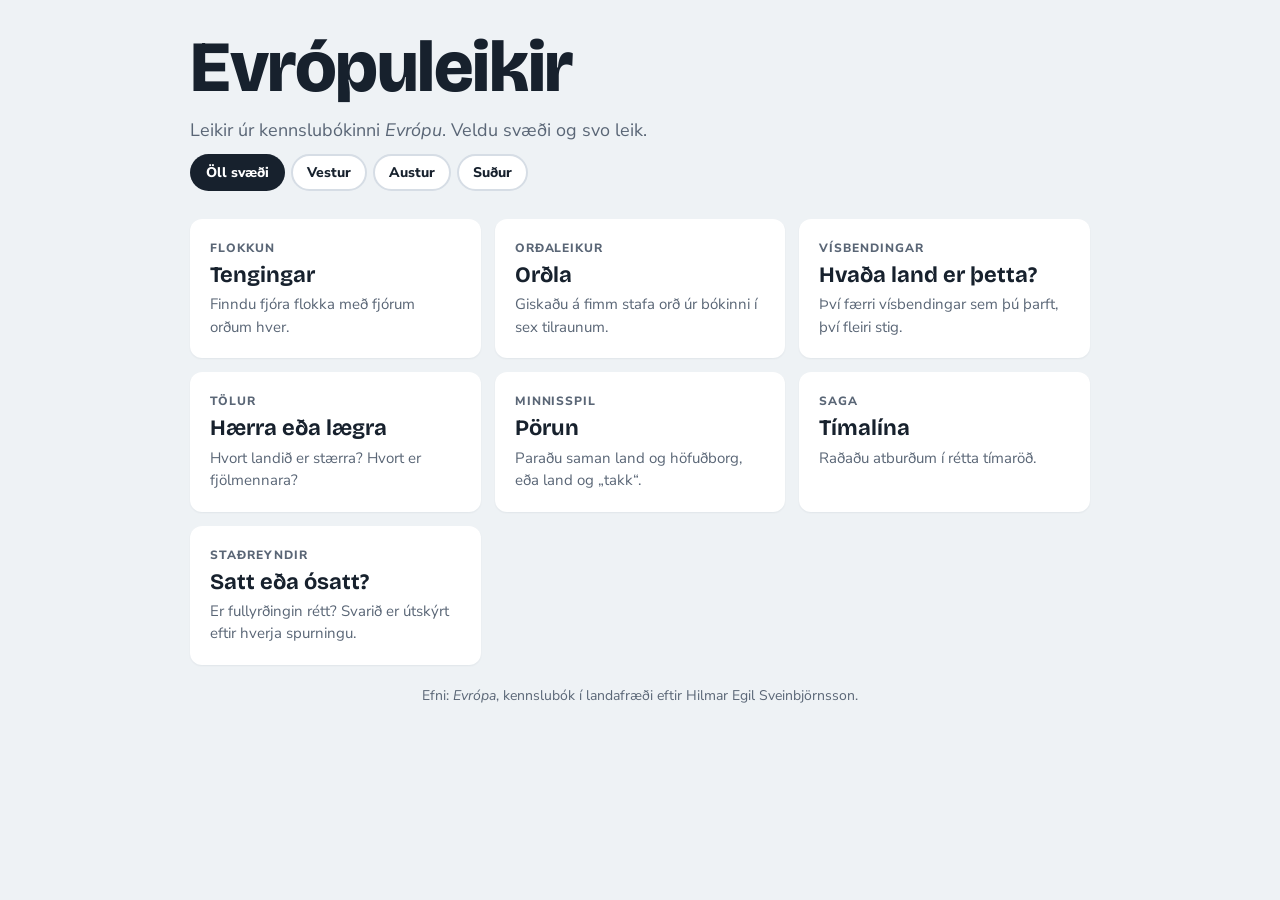
<file: index.html>
<!doctype html>
<html lang="is">
<head>
<meta charset="utf-8">
<meta name="viewport" content="width=device-width, initial-scale=1">
<title>Evrópuleikir</title>
<link rel="stylesheet" href="still.css">
</head>
<body>
<div class="wrap">
  <header class="forsida-haus">
    <h1>Evrópuleikir</h1>
    <p>Leikir úr kennslubókinni <i>Evrópu</i>. Veldu svæði og svo leik.</p>
    <nav class="svaedaval" id="svaedaval" aria-label="Svæði"></nav>
  </header>

  <main class="leikir">
    <a class="leikur" href="tengingar.html">
      <span class="tegund">Flokkun</span>
      <h2>Tengingar</h2>
      <p>Finndu fjóra flokka með fjórum orðum hver.</p>
    </a>
    <a class="leikur" href="ordla.html">
      <span class="tegund">Orðaleikur</span>
      <h2>Orðla</h2>
      <p>Giskaðu á fimm stafa orð úr bókinni í sex tilraunum.</p>
    </a>
    <a class="leikur" href="hvada-land.html">
      <span class="tegund">Vísbendingar</span>
      <h2>Hvaða land er þetta?</h2>
      <p>Því færri vísbendingar sem þú þarft, því fleiri stig.</p>
    </a>
    <a class="leikur" href="haerra-laegra.html">
      <span class="tegund">Tölur</span>
      <h2>Hærra eða lægra</h2>
      <p>Hvort landið er stærra? Hvort er fjölmennara?</p>
    </a>
    <a class="leikur" href="porun.html">
      <span class="tegund">Minnisspil</span>
      <h2>Pörun</h2>
      <p>Paraðu saman land og höfuðborg, eða land og „takk“.</p>
    </a>
    <a class="leikur" href="timalina.html">
      <span class="tegund">Saga</span>
      <h2>Tímalína</h2>
      <p>Raðaðu atburðum í rétta tímaröð.</p>
    </a>
    <a class="leikur" href="satt-osatt.html">
      <span class="tegund">Staðreyndir</span>
      <h2>Satt eða ósatt?</h2>
      <p>Er fullyrðingin rétt? Svarið er útskýrt eftir hverja spurningu.</p>
    </a>
  </main>

  <p class="fotur">Efni: <i>Evrópa</i>, kennslubók í landafræði eftir Hilmar Egil Sveinbjörnsson.</p>
</div>
<script src="gogn.js"></script>
<script src="sameiginlegt.js"></script>
<script>setjaSvaedaval();</script>
</body>
</html>
</file>
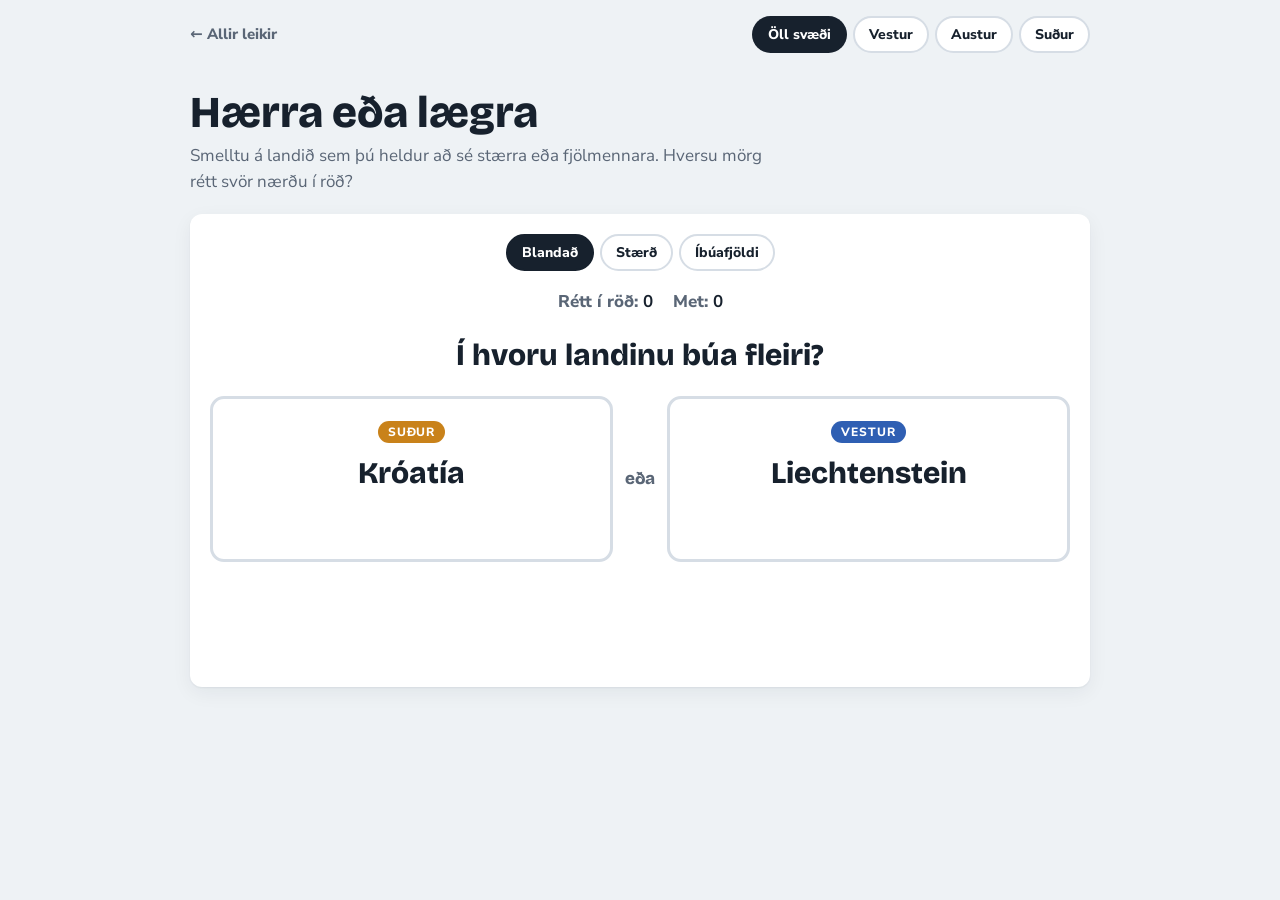
<file: haerra-laegra.html>
<!doctype html>
<html lang="is">
<head>
<meta charset="utf-8">
<meta name="viewport" content="width=device-width, initial-scale=1">
<title>Hærra eða lægra · Evrópuleikir</title>
<link rel="stylesheet" href="still.css">
<style>
.spurning{text-align:center;font-family:var(--display);font-size:clamp(22px,4.5vw,30px);font-weight:800}
.einvigi{display:grid;grid-template-columns:1fr auto 1fr;gap:12px;align-items:stretch}
.vs{align-self:center;font-family:var(--display);font-weight:800;color:var(--muted)}
.landspjald{border:3px solid var(--line);background:var(--card);border-radius:14px;padding:22px 14px;cursor:pointer;display:flex;flex-direction:column;align-items:center;gap:8px;text-align:center;transition:border-color .15s,transform .1s}
.landspjald:hover:not(:disabled){border-color:var(--ink)}
.landspjald:active:not(:disabled){transform:scale(.98)}
.landspjald:disabled{cursor:default}
.landspjald .nafn{font-family:var(--display);font-weight:800;font-size:clamp(22px,5vw,30px)}
.landspjald .gildi{font-weight:800;font-size:clamp(18px,4vw,24px);font-variant-numeric:tabular-nums;min-height:1.4em}
.landspjald .gildi small{display:block;font-size:13px;color:var(--muted);font-weight:700}
.landspjald.rett{border-color:var(--rett);background:var(--rett-bg)}
.landspjald.rangt{border-color:var(--rangt);background:var(--rangt-bg)}
.hlutfall{text-align:center;color:var(--muted);font-weight:700;min-height:1.5em}
.flokkaval{display:flex;justify-content:center;gap:6px;flex-wrap:wrap}
.flokkaval button{border:2px solid var(--line);background:var(--card);border-radius:999px;padding:6px 14px;font-weight:800;font-size:14px;cursor:pointer}
.flokkaval button[aria-pressed="true"]{background:var(--ink);color:#fff;border-color:var(--ink)}
@media (max-width:480px){.einvigi{grid-template-columns:1fr}.vs{justify-self:center}}
</style>
</head>
<body>
<div class="wrap">
  <header class="haus"><a class="heim" href="index.html">← Allir leikir</a><nav class="svaedaval" id="svaedaval" aria-label="Svæði"></nav></header>
  <div class="leikhaus">
    <h1>Hærra eða lægra</h1>
    <p>Smelltu á landið sem þú heldur að sé stærra eða fjölmennara. Hversu mörg rétt svör nærðu í röð?</p>
  </div>
  <section class="spjald" style="display:flex;flex-direction:column;gap:18px">
    <div class="flokkaval" id="flokkaval">
      <button type="button" data-f="blandad" aria-pressed="true">Blandað</button>
      <button type="button" data-f="staerd" aria-pressed="false">Stærð</button>
      <button type="button" data-f="ibuar" aria-pressed="false">Íbúafjöldi</button>
    </div>
    <div class="stada" id="stada"></div>
    <p class="spurning" id="spurning"></p>
    <div class="einvigi" id="einvigi"></div>
    <p class="hlutfall" id="hlutfall"></p>
    <p class="skilabod" id="skilabod" aria-live="polite"></p>
    <div class="takkar"><button class="takki fela" id="naesta" type="button">Næsta</button></div>
  </section>
</div>
<script src="gogn.js"></script>
<script src="sameiginlegt.js"></script>
<script>
const $ = id => document.getElementById(id);
let flokkur = "blandad", rod = 0, par, spurt, buid;

function gildiTexti(l, f) {
  return f === "staerd" ? talaIs(l.staerd) + " km²" : ibuarTexti(l.ibuar);
}

function nyttPar() {
  const listi = landaListi();
  spurt = flokkur === "blandad" ? (Math.random() < .5 ? "staerd" : "ibuar") : flokkur;
  let a, b, tilraunir = 0;
  do {
    [a, b] = stokka(listi).slice(0, 2);
    tilraunir++;
  } while (a[spurt] === b[spurt] && tilraunir < 50);
  par = [a, b]; buid = false;
  $("spurning").textContent = spurt === "staerd" ? "Hvort landið er stærra að flatarmáli?" : "Í hvoru landinu búa fleiri?";
  $("einvigi").innerHTML = par.map((l, i) => `
    <button type="button" class="landspjald" data-i="${i}">
      <span class="merki ${l.svaedi}">${SVAEDI[l.svaedi].stutt}</span>
      <span class="nafn">${l.nafn}</span>
      <span class="gildi"></span>
    </button>`).join(`<span class="vs">eða</span>`);
  $("hlutfall").textContent = ""; $("skilabod").textContent = ""; $("skilabod").className = "skilabod";
  $("naesta").classList.add("fela");
  synaStodu();
}

function synaStodu() {
  const met = GEYMSLA.lesa("haerra-met", 0);
  $("stada").innerHTML = `<span>Rétt í röð: <b>${rod}</b></span><span>Met: <b>${met}</b></span>`;
}

$("einvigi").addEventListener("click", e => {
  const k = e.target.closest(".landspjald"); if (!k || buid) return;
  buid = true;
  const i = +k.dataset.i, valid = par[i], hitt = par[1 - i];
  const rett = valid[spurt] > hitt[spurt];
  document.querySelectorAll(".landspjald").forEach((s, j) => {
    s.disabled = true;
    s.querySelector(".gildi").innerHTML = gildiTexti(par[j], spurt) + `<small>${spurt === "staerd" ? "flatarmál" : "íbúar"}</small>`;
    const sigurvegari = par[j][spurt] > par[1 - j][spurt];
    if (sigurvegari) s.classList.add("rett");
    else if (j === i) s.classList.add("rangt");
  });
  const [st, mi] = par[0][spurt] > par[1][spurt] ? par : [par[1], par[0]];
  const hlut = st[spurt] / mi[spurt];
  const ord = spurt === "staerd" ? "stærra" : "fjölmennara";
  $("hlutfall").textContent = hlut < 1.1
    ? `${st.nafn} er aðeins örlítið ${ord} en ${mi.nafn}.`
    : `${st.nafn} er um ${hlut >= 10 ? talaIs(Math.round(hlut)) : talaIs(Math.round(hlut * 10) / 10)} sinnum ${ord} en ${mi.nafn}.`;
  const m = $("skilabod");
  if (rett) {
    rod++;
    if (rod > GEYMSLA.lesa("haerra-met", 0)) GEYMSLA.skrifa("haerra-met", rod);
    m.textContent = "Rétt!"; m.className = "skilabod rett";
    $("naesta").textContent = "Næsta";
  } else {
    m.textContent = `Ekki rétt. Þú náðir ${rod} réttum í röð.`; m.className = "skilabod rangt";
    rod = 0;
    $("naesta").textContent = "Byrja aftur";
  }
  $("naesta").classList.remove("fela");
  synaStodu();
});

$("naesta").onclick = nyttPar;
$("flokkaval").addEventListener("click", e => {
  const b = e.target.closest("button"); if (!b) return;
  flokkur = b.dataset.f;
  document.querySelectorAll("#flokkaval button").forEach(x => x.setAttribute("aria-pressed", x === b));
  rod = 0; nyttPar();
});

setjaSvaedaval(() => { rod = 0; nyttPar(); });
nyttPar();
</script>
</body>
</html>
</file>
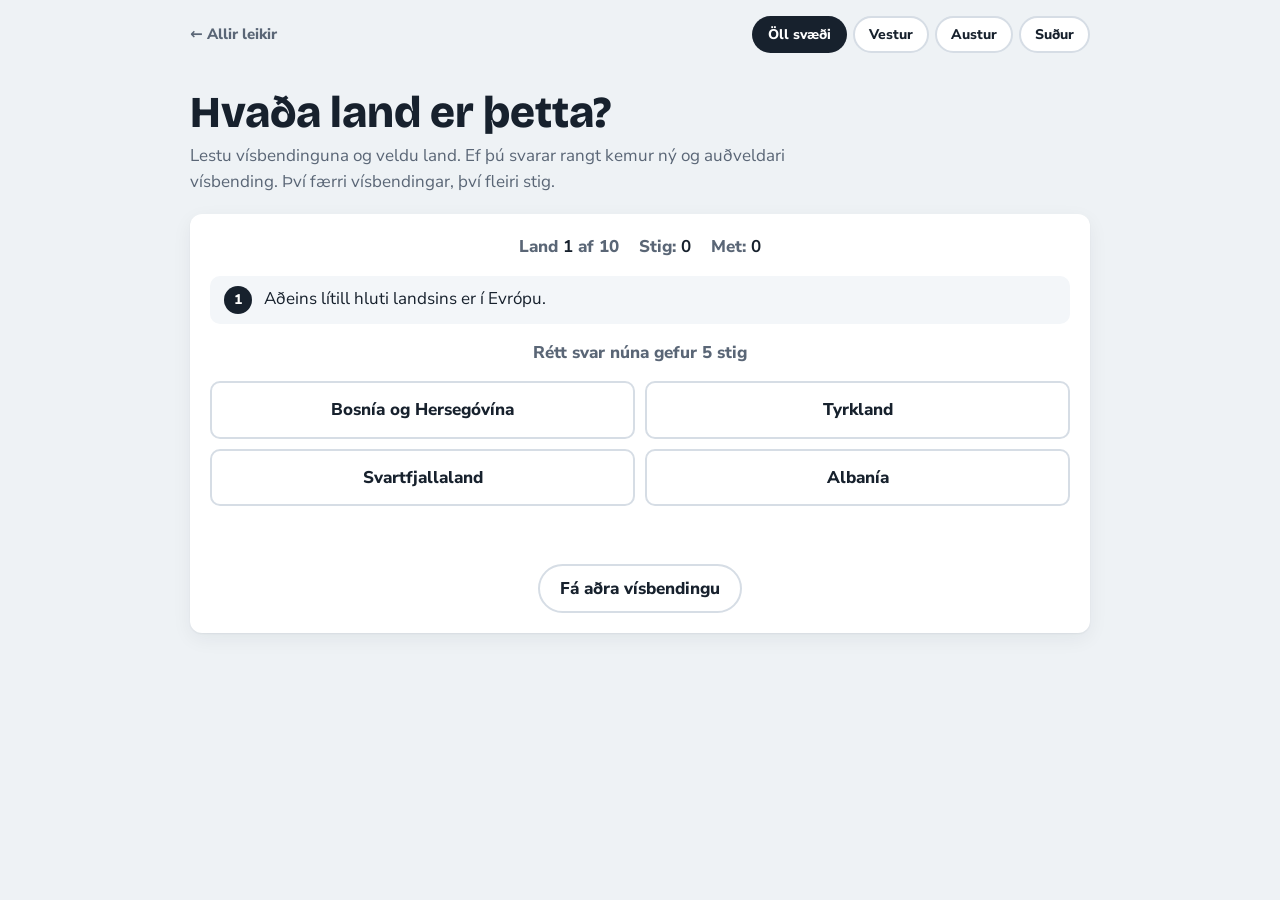
<file: hvada-land.html>
<!doctype html>
<html lang="is">
<head>
<meta charset="utf-8">
<meta name="viewport" content="width=device-width, initial-scale=1">
<title>Hvaða land er þetta? · Evrópuleikir</title>
<link rel="stylesheet" href="still.css">
<style>
.visbendingar{list-style:none;margin:0;padding:0;display:flex;flex-direction:column;gap:8px}
.visbendingar li{display:flex;gap:12px;align-items:flex-start;background:#f3f6f9;border-radius:10px;padding:10px 14px}
.visbendingar li .nr{flex:none;width:28px;height:28px;border-radius:50%;background:var(--ink);color:#fff;font-weight:800;display:flex;align-items:center;justify-content:center;font-size:14px}
.visbendingar li.ny{animation:inn .35s ease-out}
@keyframes inn{from{opacity:.2;transform:translateY(-6px)}to{opacity:1;transform:none}}
.valkostir{display:grid;grid-template-columns:repeat(2,1fr);gap:10px}
.valkostur{border:2px solid var(--line);background:var(--card);border-radius:10px;padding:14px;font-weight:800;font-size:17px;cursor:pointer}
.valkostur:hover:not(:disabled){border-color:var(--ink)}
.valkostur.rett{background:var(--rett-bg);border-color:var(--rett);color:var(--rett)}
.valkostur.rangt{background:var(--rangt-bg);border-color:var(--rangt);color:var(--rangt);text-decoration:line-through}
.valkostur:disabled{cursor:default}
.stig-nu{text-align:center;font-weight:800;color:var(--muted)}
@media (max-width:420px){.valkostir{grid-template-columns:1fr}}
</style>
</head>
<body>
<div class="wrap">
  <header class="haus"><a class="heim" href="index.html">← Allir leikir</a><nav class="svaedaval" id="svaedaval" aria-label="Svæði"></nav></header>
  <div class="leikhaus">
    <h1>Hvaða land er þetta?</h1>
    <p>Lestu vísbendinguna og veldu land. Ef þú svarar rangt kemur ný og auðveldari vísbending. Því færri vísbendingar, því fleiri stig.</p>
  </div>
  <section class="spjald" style="display:flex;flex-direction:column;gap:16px">
    <div class="stada" id="stada"></div>
    <ol class="visbendingar" id="visbendingar"></ol>
    <p class="stig-nu" id="stignu"></p>
    <div class="valkostir" id="valkostir"></div>
    <p class="skilabod" id="skilabod" aria-live="polite"></p>
    <div class="takkar">
      <button class="takki ljos" id="meira" type="button">Fá aðra vísbendingu</button>
      <button class="takki fela" id="naesta" type="button">Næsta land</button>
      <button class="takki fela" id="aftur" type="button">Spila aftur</button>
    </div>
  </section>
</div>
<script src="gogn.js"></script>
<script src="sameiginlegt.js"></script>
<script>
const $ = id => document.getElementById(id);
const UMFERDIR = 10;
let rod, umferd, stig, land, vis, synt, buid;

function buaTilVisbendingar(l) {
  const v = [];
  const st = stokka(l.stadreyndir);
  v.push(st[0]);
  v.push(l.matur.length ? "Þjóðlegur matur: " + l.matur.join(", ") + "." : (st[1] || "Tungumál: " + l.tungumal + "."));
  v.push(`„Takk“ á tungumáli landsins er „${l.takk}“.`);
  v.push(`Landið er ${talaIs(l.staerd)} km² og þar búa um ${ibuarTexti(l.ibuar)}.`);
  v.push(`Höfuðborgin er ${l.hofudborg}.`);
  return v;
}

function nyrLeikur() {
  rod = stokka(landaListi(l => l.hofudborg)).slice(0, UMFERDIR);
  umferd = 0; stig = 0;
  $("aftur").classList.add("fela");
  naestaLand();
}

function naestaLand() {
  land = rod[umferd];
  vis = buaTilVisbendingar(land);
  synt = 1; buid = false;
  const adrir = stokka(landaListi(l => l.hofudborg && l.id !== land.id && (validSvaedi() !== "allt" || l.svaedi === land.svaedi))).slice(0, 3);
  const valkostir = stokka([land, ...adrir]);
  $("valkostir").innerHTML = valkostir.map(l => `<button type="button" class="valkostur" data-id="${l.id}">${l.nafn}</button>`).join("");
  $("skilabod").textContent = ""; $("skilabod").className = "skilabod";
  $("naesta").classList.add("fela"); $("meira").classList.remove("fela");
  teiknaVis(); synaStodu();
}

function teiknaVis() {
  $("visbendingar").innerHTML = vis.slice(0, synt).map((t, i) =>
    `<li class="${i === synt - 1 ? "ny" : ""}"><span class="nr">${i + 1}</span><span>${t}</span></li>`).join("");
  $("stignu").textContent = buid ? "" : `Rétt svar núna gefur ${6 - synt} stig`;
  $("meira").disabled = synt >= 5 || buid;
}

function synaStodu() {
  const met = GEYMSLA.lesa("hvadaland-met", 0);
  $("stada").innerHTML = `<span>Land <b>${Math.min(umferd + 1, UMFERDIR)}</b> af ${UMFERDIR}</span><span>Stig: <b>${stig}</b></span><span>Met: <b>${met}</b></span>`;
}

function klara(rettSvar) {
  buid = true;
  const m = $("skilabod");
  document.querySelectorAll(".valkostur").forEach(b => {
    b.disabled = true;
    if (b.dataset.id === land.id) b.classList.add("rett");
  });
  if (rettSvar) { stig += 6 - synt; m.textContent = `Rétt! +${6 - synt} stig.`; m.className = "skilabod rett"; }
  else { m.textContent = `Landið var ${land.nafn}.`; m.className = "skilabod rangt"; }
  synt = 5; teiknaVis();
  $("meira").classList.add("fela");
  umferd++;
  if (umferd >= rod.length) {
    const met = GEYMSLA.lesa("hvadaland-met", 0);
    if (stig > met) GEYMSLA.skrifa("hvadaland-met", stig);
    m.textContent += ` Leik lokið: ${stig} stig af ${rod.length * 5} mögulegum.`;
    $("aftur").classList.remove("fela");
  } else $("naesta").classList.remove("fela");
  synaStodu();
}

$("valkostir").addEventListener("click", e => {
  const b = e.target.closest(".valkostur"); if (!b || buid || b.disabled) return;
  if (b.dataset.id === land.id) { klara(true); return; }
  b.classList.add("rangt"); b.disabled = true;
  if (synt >= 5 || document.querySelectorAll(".valkostur:not(:disabled)").length === 1) { klara(false); return; }
  synt++; teiknaVis();
  $("skilabod").textContent = "Ekki rétt. Hér er ný vísbending."; $("skilabod").className = "skilabod rangt";
});
$("meira").onclick = () => { if (synt < 5) { synt++; teiknaVis(); } };
$("naesta").onclick = naestaLand;
$("aftur").onclick = nyrLeikur;

setjaSvaedaval(nyrLeikur);
nyrLeikur();
</script>
</body>
</html>
</file>
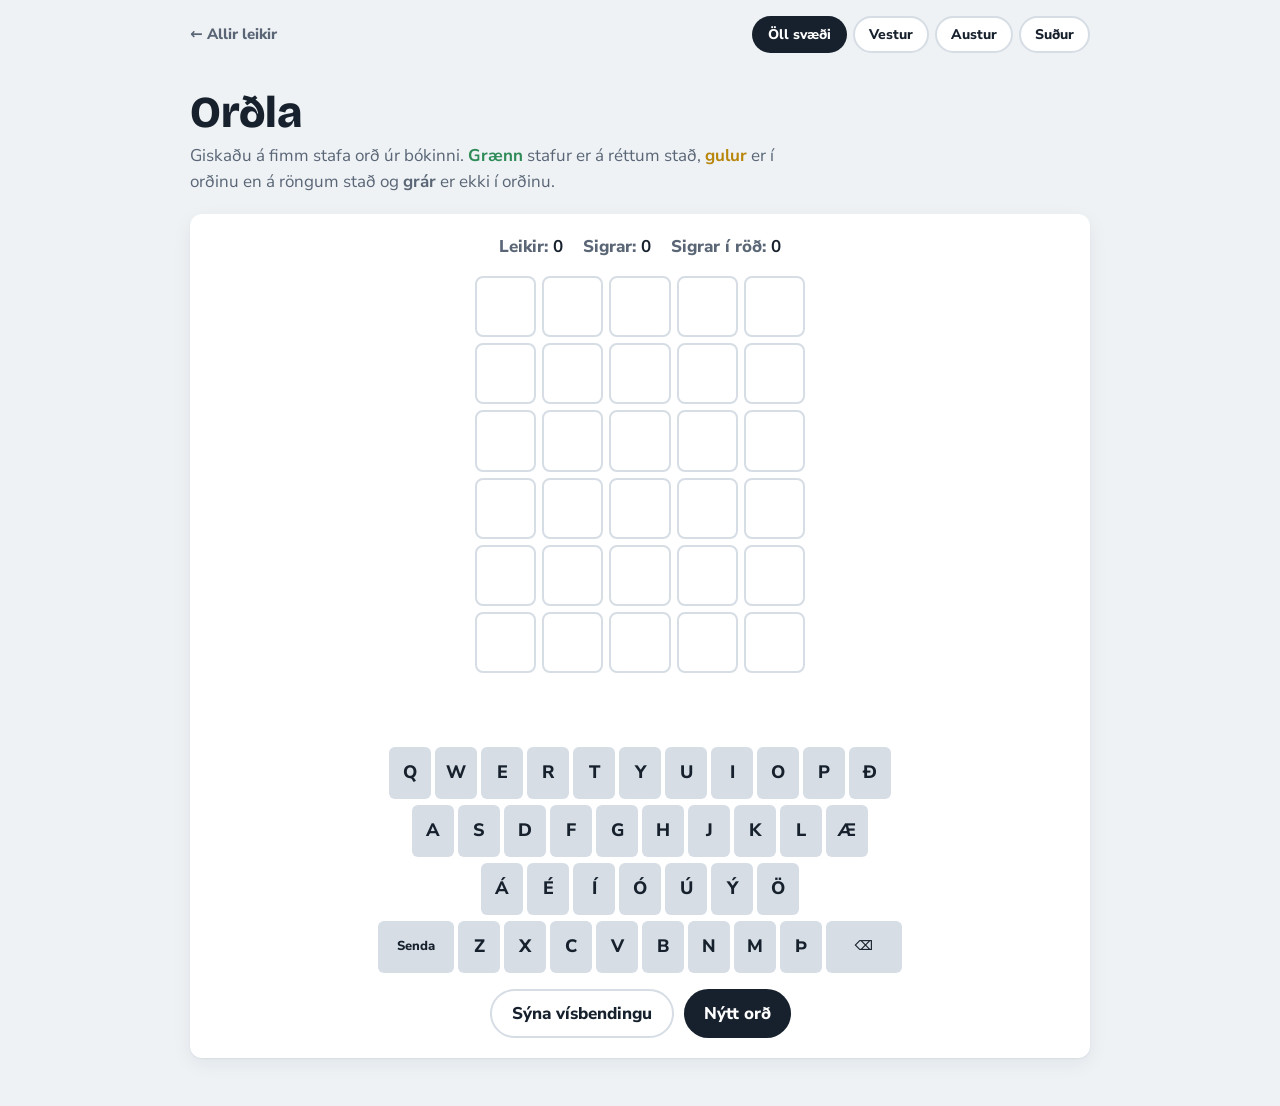
<file: ordla.html>
<!doctype html>
<html lang="is">
<head>
<meta charset="utf-8">
<meta name="viewport" content="width=device-width, initial-scale=1">
<title>Orðla · Evrópuleikir</title>
<link rel="stylesheet" href="still.css">
<style>
.grind{display:grid;grid-template-rows:repeat(6,1fr);gap:6px;width:min(100%,330px);margin:0 auto}
.lina{display:grid;grid-template-columns:repeat(5,1fr);gap:6px}
.stafur{aspect-ratio:1;border:2px solid var(--line);border-radius:8px;display:flex;align-items:center;justify-content:center;font-family:var(--display);font-weight:800;font-size:clamp(22px,7vw,32px);text-transform:uppercase;background:var(--card)}
.stafur.fullt{border-color:#8a96a5}
.stafur.rett,.lykill.rett{background:var(--rett);border-color:var(--rett);color:#fff}
.stafur.til,.lykill.til{background:#d4a017;border-color:#d4a017;color:#fff}
.stafur.ekki,.lykill.ekki{background:#7b8794;border-color:#7b8794;color:#fff}
.lyklabord{display:flex;flex-direction:column;gap:6px;align-items:center;width:100%}
.lyklarod{display:flex;gap:4px;justify-content:center;width:100%}
.lykill{flex:1 1 0;max-width:42px;min-width:0;height:52px;border:0;border-radius:6px;background:#d6dde5;font-weight:800;font-size:clamp(13px,3.6vw,18px);cursor:pointer;padding:0}
.lykill.breidur{max-width:76px;flex:1.6 1 0;font-size:13px}
.visbending{text-align:center;color:var(--muted);font-weight:700}
</style>
</head>
<body>
<div class="wrap">
  <header class="haus"><a class="heim" href="index.html">← Allir leikir</a><nav class="svaedaval" id="svaedaval" aria-label="Svæði"></nav></header>
  <div class="leikhaus">
    <h1>Orðla</h1>
    <p>Giskaðu á fimm stafa orð úr bókinni. <b style="color:var(--rett)">Grænn</b> stafur er á réttum stað, <b style="color:#b8860b">gulur</b> er í orðinu en á röngum stað og <b style="color:#5a6676">grár</b> er ekki í orðinu.</p>
  </div>
  <section class="spjald" style="display:flex;flex-direction:column;gap:16px">
    <div class="stada" id="stada"></div>
    <div class="grind" id="grind"></div>
    <p class="visbending" id="visbending"></p>
    <p class="skilabod" id="skilabod" aria-live="polite"></p>
    <div class="lyklabord" id="lyklabord"></div>
    <div class="takkar">
      <button class="takki ljos" id="vis" type="button">Sýna vísbendingu</button>
      <button class="takki" id="nytt" type="button">Nýtt orð</button>
    </div>
  </section>
</div>
<script src="gogn.js"></script>
<script src="sameiginlegt.js"></script>
<script>
const $ = id => document.getElementById(id);
const RADIR = ["QWERTYUIOPÐ", "ASDFGHJKLÆ", "ÁÉÍÓÚÝÖ", "↵ZXCVBNMÞ⌫"];
const LEYFDIR = new Set(RADIR.join("").replace(/[↵⌫]/g, ""));
let rett, giskanir, nuna, buid, sidasta = null;

function teiknaLyklabord() {
  $("lyklabord").innerHTML = RADIR.map(r => `<div class="lyklarod">${[...r].map(s => {
    if (s === "↵") return `<button type="button" class="lykill breidur" data-k="ENTER">Senda</button>`;
    if (s === "⌫") return `<button type="button" class="lykill breidur" data-k="DEL" aria-label="Eyða">⌫</button>`;
    return `<button type="button" class="lykill" data-k="${s}">${s}</button>`;
  }).join("")}</div>`).join("");
}

function nyttOrd() {
  let listi = ORDLA.filter(iSvaedi);
  if (listi.length > 1 && sidasta) listi = listi.filter(o => o.ord !== sidasta);
  rett = listi[Math.floor(Math.random() * listi.length)];
  sidasta = rett.ord;
  giskanir = []; nuna = ""; buid = false;
  $("visbending").textContent = ""; $("skilabod").textContent = ""; $("skilabod").className = "skilabod";
  teiknaLyklabord(); teikna(); synaStodu();
}

function litir(gisk, ord) {
  const g = [...gisk], o = [...ord], nid = Array(5).fill("ekki");
  const eftir = {};
  o.forEach((s, i) => { if (g[i] === s) nid[i] = "rett"; else eftir[s] = (eftir[s] || 0) + 1; });
  g.forEach((s, i) => { if (nid[i] !== "rett" && eftir[s]) { nid[i] = "til"; eftir[s]--; } });
  return nid;
}

function teikna() {
  let html = "";
  for (let r = 0; r < 6; r++) {
    const gisk = giskanir[r] || (r === giskanir.length ? nuna : "");
    const l = giskanir[r] ? litir(giskanir[r], rett.ord) : null;
    html += `<div class="lina">${Array.from({ length: 5 }, (_, i) => {
      const s = [...gisk][i] || "";
      return `<div class="stafur ${l ? l[i] : (s ? "fullt" : "")}">${s}</div>`;
    }).join("")}</div>`;
  }
  $("grind").innerHTML = html;
  // lita lyklaborð
  const besta = {};
  const rod = { ekki: 0, til: 1, rett: 2 };
  giskanir.forEach(g => litir(g, rett.ord).forEach((c, i) => {
    const s = [...g][i];
    if (!besta[s] || rod[c] > rod[besta[s]]) besta[s] = c;
  }));
  document.querySelectorAll(".lykill").forEach(k => {
    k.classList.remove("rett", "til", "ekki");
    if (besta[k.dataset.k]) k.classList.add(besta[k.dataset.k]);
  });
}

function synaStodu() {
  const s = GEYMSLA.lesa("ordla", { leikir: 0, sigrar: 0, rod: 0 });
  $("stada").innerHTML = `<span>Leikir: <b>${s.leikir}</b></span><span>Sigrar: <b>${s.sigrar}</b></span><span>Sigrar í röð: <b>${s.rod}</b></span>`;
}

function ljuka(sigur) {
  buid = true;
  const s = GEYMSLA.lesa("ordla", { leikir: 0, sigrar: 0, rod: 0 });
  s.leikir++; if (sigur) { s.sigrar++; s.rod++; } else s.rod = 0;
  GEYMSLA.skrifa("ordla", s); synaStodu();
  const m = $("skilabod");
  m.className = "skilabod " + (sigur ? "rett" : "rangt");
  m.textContent = sigur ? `Rétt! Þú fannst orðið í ${giskanir.length}. tilraun.` : `Orðið var ${rett.ord}.`;
  $("visbending").textContent = "Vísbending: " + rett.vis;
}

function slaInn(k) {
  if (buid) return;
  const m = $("skilabod");
  if (k === "ENTER") {
    if ([...nuna].length < 5) { m.textContent = "Orðið þarf að vera fimm stafir."; m.className = "skilabod rangt"; return; }
    giskanir.push(nuna); nuna = ""; m.textContent = "";
    teikna();
    if (giskanir[giskanir.length - 1] === rett.ord) ljuka(true);
    else if (giskanir.length === 6) ljuka(false);
    return;
  }
  if (k === "DEL") { nuna = [...nuna].slice(0, -1).join(""); teikna(); return; }
  if (LEYFDIR.has(k) && [...nuna].length < 5) { nuna += k; teikna(); }
}

$("lyklabord").addEventListener("click", e => { const b = e.target.closest(".lykill"); if (b) slaInn(b.dataset.k); });
document.addEventListener("keydown", e => {
  if (e.ctrlKey || e.metaKey || e.altKey) return;
  if (e.key === "Enter") { e.preventDefault(); slaInn("ENTER"); }
  else if (e.key === "Backspace") slaInn("DEL");
  else if (e.key.length === 1) slaInn(e.key.toLocaleUpperCase("is"));
});
$("vis").onclick = () => { $("visbending").textContent = "Vísbending: " + rett.vis; };
$("nytt").onclick = () => { $("nytt").blur(); nyttOrd(); };

setjaSvaedaval(nyttOrd);
nyttOrd();
</script>
</body>
</html>
</file>
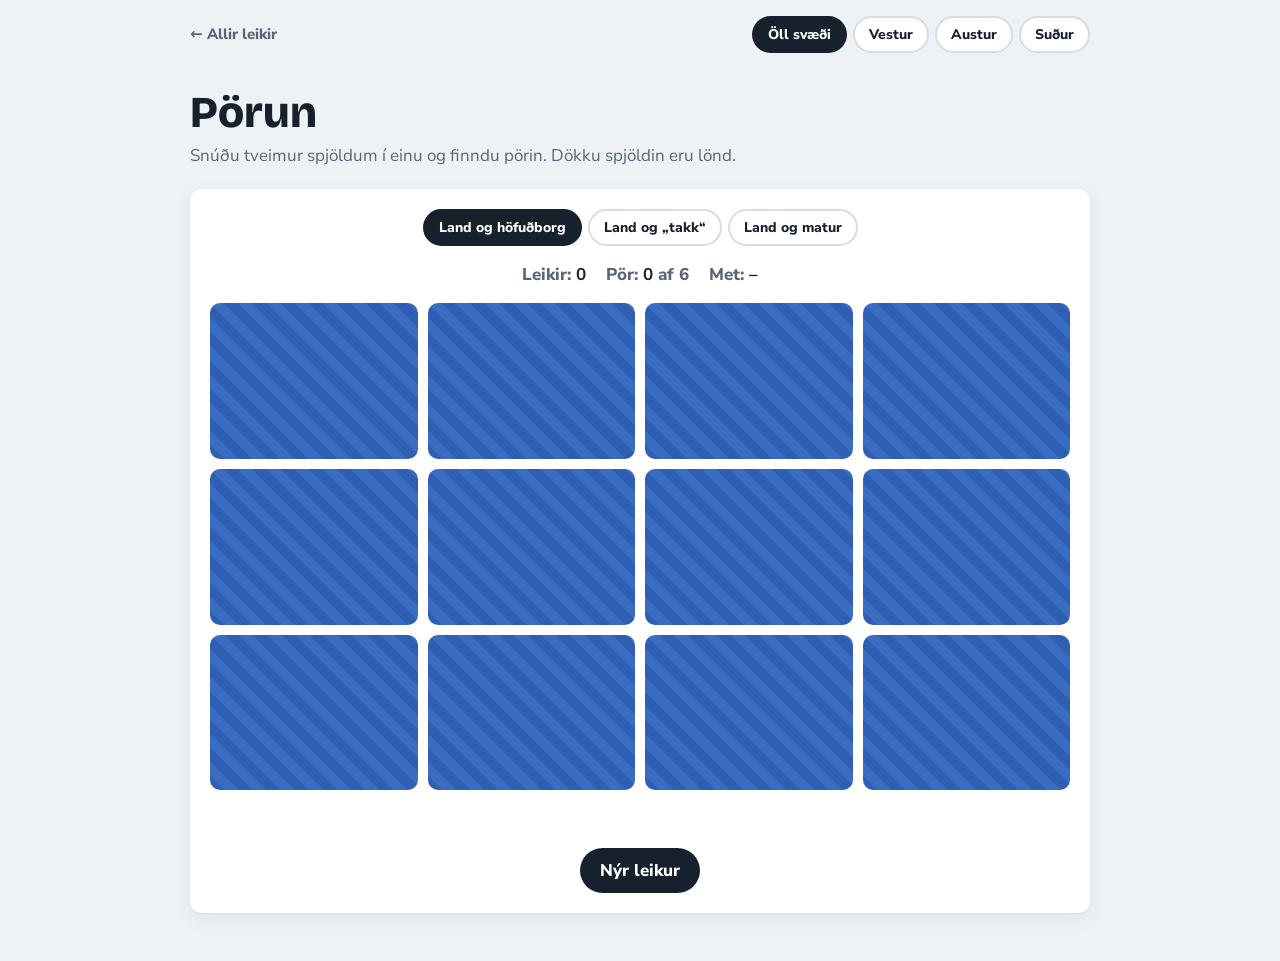
<file: porun.html>
<!doctype html>
<html lang="is">
<head>
<meta charset="utf-8">
<meta name="viewport" content="width=device-width, initial-scale=1">
<title>Pörun · Evrópuleikir</title>
<link rel="stylesheet" href="still.css">
<style>
.hamir{display:flex;justify-content:center;gap:6px;flex-wrap:wrap}
.hamir button{border:2px solid var(--line);background:var(--card);border-radius:999px;padding:6px 14px;font-weight:800;font-size:14px;cursor:pointer}
.hamir button[aria-pressed="true"]{background:var(--ink);color:#fff;border-color:var(--ink)}
.spil{display:grid;grid-template-columns:repeat(4,1fr);gap:10px}
.kort{display:block;width:100%;aspect-ratio:4/3;position:relative;border:0;padding:0;background:none;cursor:pointer;perspective:600px}
.kort .innri{position:absolute;inset:0;transition:transform .35s;transform-style:preserve-3d}
.kort.opid .innri,.kort.parad .innri{transform:rotateY(180deg)}
.hlid{position:absolute;inset:0;border-radius:10px;display:flex;align-items:center;justify-content:center;padding:6px;backface-visibility:hidden;font-weight:800;font-size:clamp(12px,2.6vw,17px);text-align:center;overflow-wrap:anywhere;line-height:1.2}
.bak{background:repeating-linear-gradient(45deg,#2f5fb3 0 10px,#3a6cc2 10px 20px);color:#fff}
.framhlid{background:var(--card);border:2px solid var(--line);transform:rotateY(180deg)}
.kort[data-teg="land"] .framhlid{background:#17212d;color:#fff;border-color:#17212d}
.kort.parad .framhlid{background:var(--rett-bg);color:var(--rett);border-color:var(--rett)}
.kort:disabled{cursor:default}
@media (max-width:520px){.spil{grid-template-columns:repeat(3,1fr)}}
@media (prefers-reduced-motion:reduce){.kort .innri{transition:none}}
</style>
</head>
<body>
<div class="wrap">
  <header class="haus"><a class="heim" href="index.html">← Allir leikir</a><nav class="svaedaval" id="svaedaval" aria-label="Svæði"></nav></header>
  <div class="leikhaus">
    <h1>Pörun</h1>
    <p>Snúðu tveimur spjöldum í einu og finndu pörin. Dökku spjöldin eru lönd.</p>
  </div>
  <section class="spjald" style="display:flex;flex-direction:column;gap:16px">
    <div class="hamir" id="hamir">
      <button type="button" data-h="hofudborg" aria-pressed="true">Land og höfuðborg</button>
      <button type="button" data-h="takk" aria-pressed="false">Land og „takk“</button>
      <button type="button" data-h="matur" aria-pressed="false">Land og matur</button>
    </div>
    <div class="stada" id="stada"></div>
    <div class="spil" id="spil"></div>
    <p class="skilabod" id="skilabod" aria-live="polite"></p>
    <div class="takkar"><button class="takki" id="nyr" type="button">Nýr leikur</button></div>
  </section>
</div>
<script src="gogn.js"></script>
<script src="sameiginlegt.js"></script>
<script>
const $ = id => document.getElementById(id);
const PORIN = 6;
let hamur = "hofudborg", spjold, opin, leikir, parad, laest;

function svar(l) {
  if (hamur === "hofudborg") return l.hofudborg;
  if (hamur === "takk") return l.takk;
  return l.matur[0];
}

function veljaLond() {
  let listi = stokka(landaListi(l => {
    if (hamur === "hofudborg") return l.hofudborg && l.hofudborg !== l.nafn;
    if (hamur === "matur") return l.matur.length > 0;
    return true;
  }));
  const valin = [], notud = new Set();
  for (const l of listi) {
    const s = svar(l).toLowerCase();
    if (notud.has(s)) continue;
    notud.add(s); valin.push(l);
    if (valin.length === PORIN) break;
  }
  return valin;
}

function nyrLeikur() {
  const lond = veljaLond();
  spjold = stokka(lond.flatMap(l => [
    { id: l.id, teg: "land", texti: l.nafn },
    { id: l.id, teg: "svar", texti: svar(l) }
  ]));
  opin = []; leikir = 0; parad = 0; laest = false;
  $("skilabod").textContent = ""; $("skilabod").className = "skilabod";
  $("spil").innerHTML = spjold.map((s, i) => `
    <button type="button" class="kort" data-i="${i}" data-teg="${s.teg}" aria-label="Spjald ${i + 1}">
      <span class="innri"><span class="hlid bak"></span><span class="hlid framhlid">${s.texti}</span></span>
    </button>`).join("");
  synaStodu();
}

function synaStodu() {
  const met = GEYMSLA.lesa("porun-met-" + hamur, null);
  $("stada").innerHTML = `<span>Leikir: <b>${leikir}</b></span><span>Pör: <b>${parad}</b> af ${spjold.length / 2}</span><span>Met: <b>${met === null ? "–" : met + " leikir"}</b></span>`;
}

$("spil").addEventListener("click", e => {
  const k = e.target.closest(".kort");
  if (!k || laest || k.classList.contains("opid") || k.classList.contains("parad")) return;
  k.classList.add("opid");
  k.setAttribute("aria-label", spjold[+k.dataset.i].texti);
  opin.push(k);
  if (opin.length < 2) return;
  leikir++;
  const [a, b] = opin.map(x => spjold[+x.dataset.i]);
  if (a.id === b.id && a.teg !== b.teg) {
    opin.forEach(x => { x.classList.remove("opid"); x.classList.add("parad"); x.disabled = true; });
    opin = []; parad++;
    if (parad === spjold.length / 2) {
      const met = GEYMSLA.lesa("porun-met-" + hamur, null);
      if (met === null || leikir < met) GEYMSLA.skrifa("porun-met-" + hamur, leikir);
      $("skilabod").textContent = `Öll pörin fundin í ${leikir} leikjum!`;
      $("skilabod").className = "skilabod rett";
    }
  } else {
    laest = true;
    setTimeout(() => {
      opin.forEach(x => { x.classList.remove("opid"); x.setAttribute("aria-label", "Spjald " + (+x.dataset.i + 1)); });
      opin = []; laest = false;
    }, 1000);
  }
  synaStodu();
});

$("hamir").addEventListener("click", e => {
  const b = e.target.closest("button"); if (!b) return;
  hamur = b.dataset.h;
  document.querySelectorAll("#hamir button").forEach(x => x.setAttribute("aria-pressed", x === b));
  nyrLeikur();
});
$("nyr").onclick = nyrLeikur;

setjaSvaedaval(nyrLeikur);
nyrLeikur();
</script>
</body>
</html>
</file>
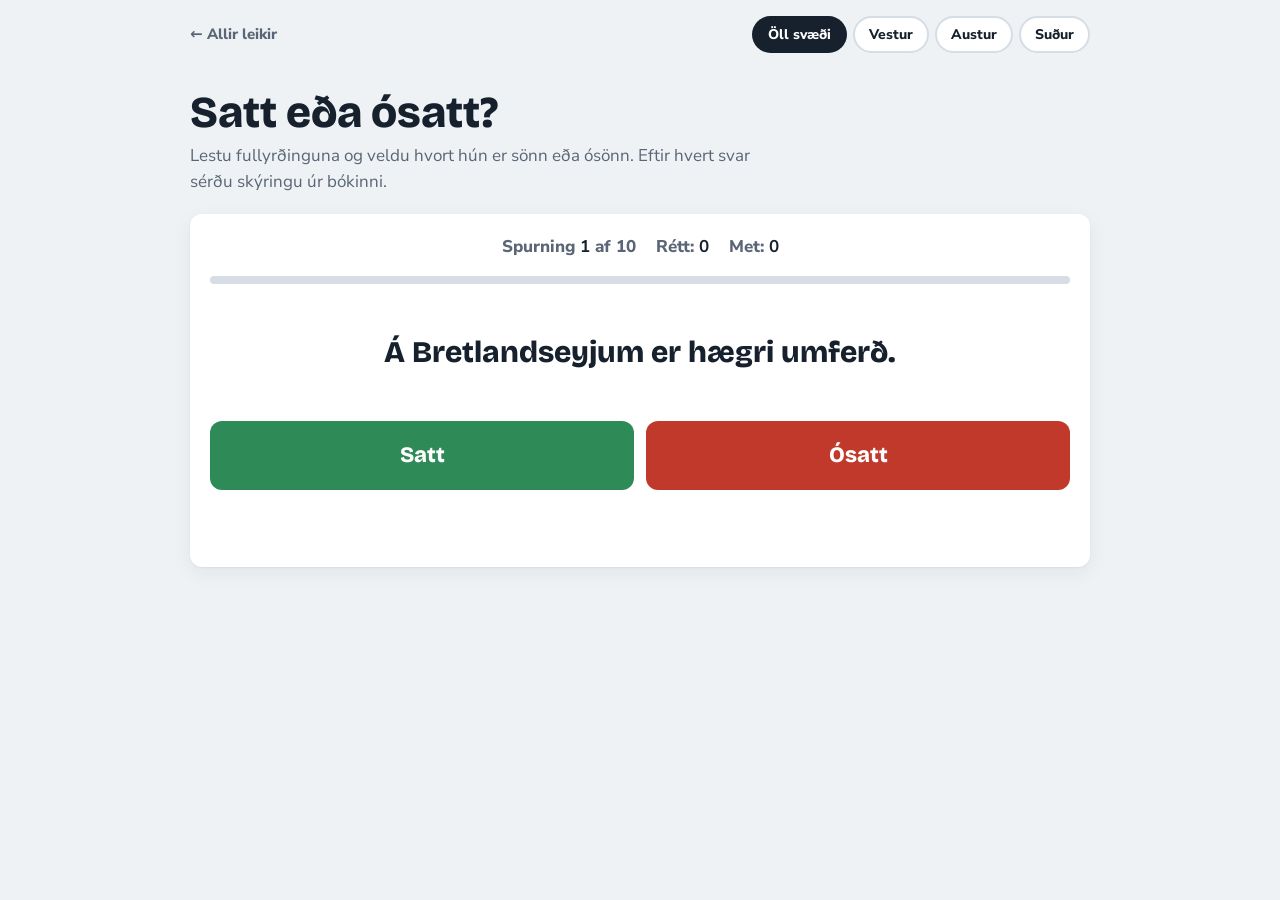
<file: satt-osatt.html>
<!doctype html>
<html lang="is">
<head>
<meta charset="utf-8">
<meta name="viewport" content="width=device-width, initial-scale=1">
<title>Satt eða ósatt? · Evrópuleikir</title>
<link rel="stylesheet" href="still.css">
<style>
.fullyrding{font-family:var(--display);font-weight:800;font-size:clamp(22px,4.5vw,30px);text-align:center;min-height:3.5em;display:flex;align-items:center;justify-content:center;padding:8px}
.svor{display:grid;grid-template-columns:1fr 1fr;gap:12px}
.svar{border:0;border-radius:12px;padding:18px;font-family:var(--display);font-weight:800;font-size:22px;cursor:pointer;color:#fff}
.svar[data-s="1"]{background:var(--rett)} .svar[data-s="0"]{background:var(--rangt)}
.svar:disabled{opacity:.35;cursor:default}
.svar.valid{opacity:1;outline:4px solid var(--ink);outline-offset:3px}
.skyring{background:#f3f6f9;border-radius:10px;padding:14px 16px;font-weight:600}
.framvinda{height:8px;background:var(--line);border-radius:999px;overflow:hidden}
.framvinda span{display:block;height:100%;background:var(--ink);transition:width .3s}
</style>
</head>
<body>
<div class="wrap">
  <header class="haus"><a class="heim" href="index.html">← Allir leikir</a><nav class="svaedaval" id="svaedaval" aria-label="Svæði"></nav></header>
  <div class="leikhaus">
    <h1>Satt eða ósatt?</h1>
    <p>Lestu fullyrðinguna og veldu hvort hún er sönn eða ósönn. Eftir hvert svar sérðu skýringu úr bókinni.</p>
  </div>
  <section class="spjald" style="display:flex;flex-direction:column;gap:16px">
    <div class="stada" id="stada"></div>
    <div class="framvinda"><span id="framvinda" style="width:0"></span></div>
    <p class="fullyrding" id="fullyrding"></p>
    <div class="svor" id="svor">
      <button type="button" class="svar" data-s="1">Satt</button>
      <button type="button" class="svar" data-s="0">Ósatt</button>
    </div>
    <p class="skilabod" id="skilabod" aria-live="polite"></p>
    <p class="skyring fela" id="skyring"></p>
    <div class="takkar">
      <button class="takki fela" id="naesta" type="button">Næsta</button>
      <button class="takki fela" id="aftur" type="button">Spila aftur</button>
    </div>
  </section>
</div>
<script src="gogn.js"></script>
<script src="sameiginlegt.js"></script>
<script>
const $ = id => document.getElementById(id);
const FJOLDI = 10;
let rod, nr, stig, buid;

function nyrLeikur() {
  rod = stokka(FULLYRDINGAR.filter(iSvaedi)).slice(0, FJOLDI);
  nr = 0; stig = 0;
  $("aftur").classList.add("fela");
  synaFullyrdingu();
}

function synaFullyrdingu() {
  buid = false;
  $("fullyrding").textContent = rod[nr].texti;
  document.querySelectorAll(".svar").forEach(b => { b.disabled = false; b.classList.remove("valid"); });
  $("skilabod").textContent = ""; $("skilabod").className = "skilabod";
  $("skyring").classList.add("fela");
  $("naesta").classList.add("fela");
  synaStodu();
}

function synaStodu() {
  const met = GEYMSLA.lesa("satt-met", 0);
  $("stada").innerHTML = `<span>Spurning <b>${Math.min(nr + 1, rod.length)}</b> af ${rod.length}</span><span>Rétt: <b>${stig}</b></span><span>Met: <b>${met}</b></span>`;
  $("framvinda").style.width = (nr / rod.length * 100) + "%";
}

$("svor").addEventListener("click", e => {
  const b = e.target.closest(".svar"); if (!b || buid) return;
  buid = true;
  const f = rod[nr];
  const rett = (b.dataset.s === "1") === f.satt;
  document.querySelectorAll(".svar").forEach(x => x.disabled = true);
  b.classList.add("valid");
  if (rett) stig++;
  const m = $("skilabod");
  m.textContent = rett ? "Rétt!" : `Ekki rétt. Fullyrðingin er ${f.satt ? "sönn" : "ósönn"}.`;
  m.className = "skilabod " + (rett ? "rett" : "rangt");
  $("skyring").textContent = f.skyring;
  $("skyring").classList.remove("fela");
  nr++;
  if (nr >= rod.length) {
    const met = GEYMSLA.lesa("satt-met", 0);
    if (stig > met) GEYMSLA.skrifa("satt-met", stig);
    m.textContent += ` Leik lokið: ${stig} af ${rod.length} rétt.`;
    $("aftur").classList.remove("fela");
    synaStodu();
    $("stada").querySelector("b").textContent = rod.length;
  } else {
    $("naesta").classList.remove("fela");
    $("framvinda").style.width = (nr / rod.length * 100) + "%";
    $("stada").querySelectorAll("b")[1].textContent = stig;
  }
});
$("naesta").onclick = synaFullyrdingu;
$("aftur").onclick = nyrLeikur;

setjaSvaedaval(nyrLeikur);
nyrLeikur();
</script>
</body>
</html>
</file>
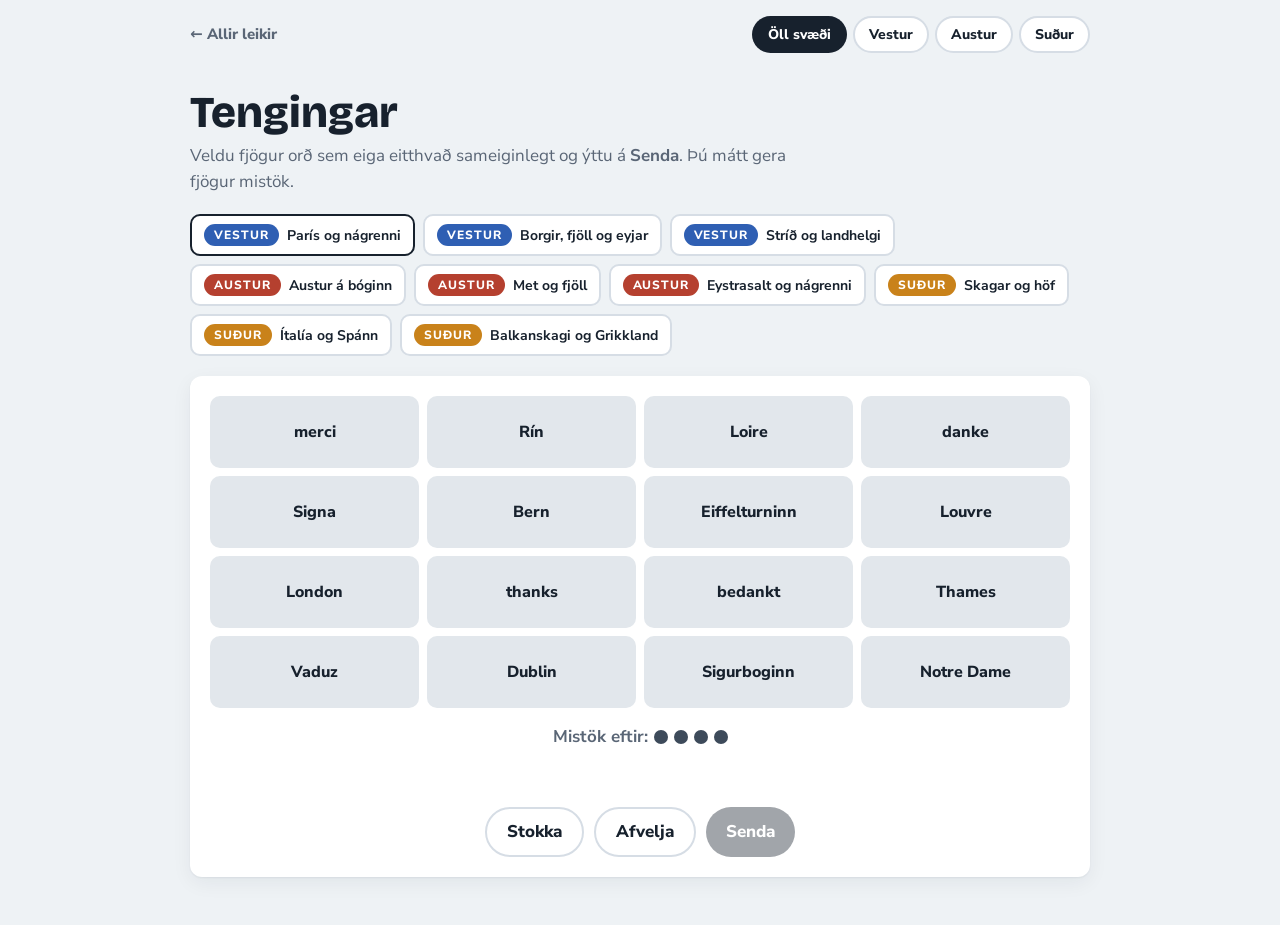
<file: tengingar.html>
<!doctype html>
<html lang="is">
<head>
<meta charset="utf-8">
<meta name="viewport" content="width=device-width, initial-scale=1">
<title>Tengingar · Evrópuleikir</title>
<link rel="stylesheet" href="still.css">
<style>
.thrautaval{display:flex;flex-wrap:wrap;gap:8px}
.thrautaval button{border:2px solid var(--line);background:var(--card);border-radius:10px;padding:8px 12px;font-weight:700;font-size:14px;cursor:pointer;display:flex;align-items:center;gap:8px}
.thrautaval button[aria-pressed="true"]{border-color:var(--ink)}
.thrautaval button.leyst::after{content:"✓";color:var(--rett);font-weight:800}
.bord{display:grid;grid-template-columns:repeat(4,1fr);gap:8px}
.reitur{min-height:72px;border:0;border-radius:10px;background:#e2e7ec;font-weight:800;font-size:clamp(12px,2.4vw,16px);padding:6px;cursor:pointer;overflow-wrap:anywhere;hyphens:auto;transition:transform .1s}
.reitur[aria-pressed="true"]{background:#3d4a5a;color:#fff}
.reitur:active{transform:scale(.96)}
.leystur{grid-column:1 / -1;border-radius:10px;padding:12px;text-align:center;display:flex;flex-direction:column;gap:2px}
.leystur b{font-family:var(--display);font-size:18px;text-transform:uppercase;letter-spacing:.04em}
.leystur span{font-size:15px}
.g1{background:var(--g1)} .g2{background:var(--g2)} .g3{background:var(--g3)} .g4{background:var(--g4)}
.mistok{display:flex;gap:6px;justify-content:center;align-items:center;font-weight:700;color:var(--muted)}
.mistok i{width:14px;height:14px;border-radius:50%;background:#3d4a5a;display:inline-block}
.mistok i.farid{background:var(--line)}
@keyframes hrista{0%,100%{transform:translateX(0)}25%{transform:translateX(-6px)}75%{transform:translateX(6px)}}
.hrista{animation:hrista .3s 2}
</style>
</head>
<body>
<div class="wrap">
  <header class="haus"><a class="heim" href="index.html">← Allir leikir</a><nav class="svaedaval" id="svaedaval" aria-label="Svæði"></nav></header>
  <div class="leikhaus">
    <h1>Tengingar</h1>
    <p>Veldu fjögur orð sem eiga eitthvað sameiginlegt og ýttu á <b>Senda</b>. Þú mátt gera fjögur mistök.</p>
  </div>
  <nav class="thrautaval" id="thrautaval" aria-label="Þrautir"></nav>
  <section class="spjald" style="display:flex;flex-direction:column;gap:16px">
    <div class="bord" id="bord"></div>
    <div class="mistok" id="mistok"></div>
    <p class="skilabod" id="skilabod" aria-live="polite"></p>
    <div class="takkar">
      <button class="takki ljos" id="stokka" type="button">Stokka</button>
      <button class="takki ljos" id="afvelja" type="button">Afvelja</button>
      <button class="takki" id="senda" type="button" disabled>Senda</button>
    </div>
  </section>
</div>
<script src="gogn.js"></script>
<script src="sameiginlegt.js"></script>
<script>
let thraut, leystir, eftir, valin, mistok, buid;
const MAX = 4;
const $ = id => document.getElementById(id);

function thrautir() { return TENGINGAR.filter(iSvaedi); }

function synaVal() {
  const leystar = GEYMSLA.lesa("tengingar-leystar", []);
  $("thrautaval").innerHTML = thrautir().map(t =>
    `<button type="button" data-id="${t.id}" aria-pressed="${thraut && t.id === thraut.id}" class="${leystar.includes(t.id) ? "leyst" : ""}">
      <span class="merki ${t.svaedi}">${SVAEDI[t.svaedi].stutt}</span>${t.titill}</button>`).join("");
}

function byrja(id) {
  const listi = thrautir();
  thraut = listi.find(t => t.id === id) || listi[0];
  leystir = []; valin = []; mistok = 0; buid = false;
  eftir = stokka(thraut.flokkar.flatMap(f => f.ord.map(o => ({ ord: o, flokkur: f }))));
  $("skilabod").textContent = ""; $("skilabod").className = "skilabod";
  synaVal(); teikna();
}

function teikna() {
  const b = $("bord");
  b.innerHTML = leystir.map(f =>
    `<div class="leystur g${f.erfidleiki}"><b>${f.heiti}</b><span>${f.ord.join(", ")}</span></div>`).join("") +
    eftir.map((x, i) => `<button type="button" class="reitur" data-i="${i}" aria-pressed="${valin.includes(i)}" ${buid ? "disabled" : ""}>${x.ord}</button>`).join("");
  $("mistok").innerHTML = "Mistök eftir: " + Array.from({ length: MAX }, (_, i) => `<i class="${i < mistok ? "farid" : ""}"></i>`).join("");
  $("senda").disabled = valin.length !== 4 || buid;
  $("stokka").disabled = $("afvelja").disabled = buid;
}

$("bord").addEventListener("click", e => {
  const r = e.target.closest(".reitur"); if (!r || buid) return;
  const i = +r.dataset.i;
  if (valin.includes(i)) valin = valin.filter(x => x !== i);
  else if (valin.length < 4) valin.push(i);
  teikna();
});

$("afvelja").onclick = () => { valin = []; teikna(); };
$("stokka").onclick = () => {
  const v = valin.map(i => eftir[i]);
  eftir = stokka(eftir);
  valin = v.map(x => eftir.indexOf(x));
  teikna();
};

$("senda").onclick = () => {
  const val = valin.map(i => eftir[i]);
  const f = val[0].flokkur;
  const msg = $("skilabod");
  if (val.every(x => x.flokkur === f)) {
    leystir.push(f);
    eftir = eftir.filter(x => x.flokkur !== f);
    valin = [];
    msg.textContent = "Rétt!"; msg.className = "skilabod rett";
    if (leystir.length === 4) {
      buid = true;
      msg.textContent = mistok === 0 ? "Fullkomið! Engin mistök." : `Vel gert! Þrautin er leyst. Fjöldi mistaka: ${mistok}.`;
      const l = GEYMSLA.lesa("tengingar-leystar", []);
      if (!l.includes(thraut.id)) { l.push(thraut.id); GEYMSLA.skrifa("tengingar-leystar", l); }
      synaVal();
    }
  } else {
    mistok++;
    const flest = Math.max(...thraut.flokkar.map(fl => val.filter(x => x.flokkur === fl).length));
    msg.textContent = flest === 3 ? "Einu orði frá!" : "Ekki rétt.";
    msg.className = "skilabod rangt";
    $("bord").classList.remove("hrista"); void $("bord").offsetWidth; $("bord").classList.add("hrista");
    if (mistok >= MAX) {
      buid = true;
      thraut.flokkar.forEach(fl => { if (!leystir.includes(fl)) leystir.push(fl); });
      eftir = []; valin = [];
      msg.textContent = "Mistökin kláruðust. Hér eru réttu flokkarnir.";
    }
  }
  teikna();
};

$("thrautaval").addEventListener("click", e => {
  const b = e.target.closest("button"); if (b) byrja(b.dataset.id);
});

setjaSvaedaval(() => byrja());
byrja();
</script>
</body>
</html>
</file>
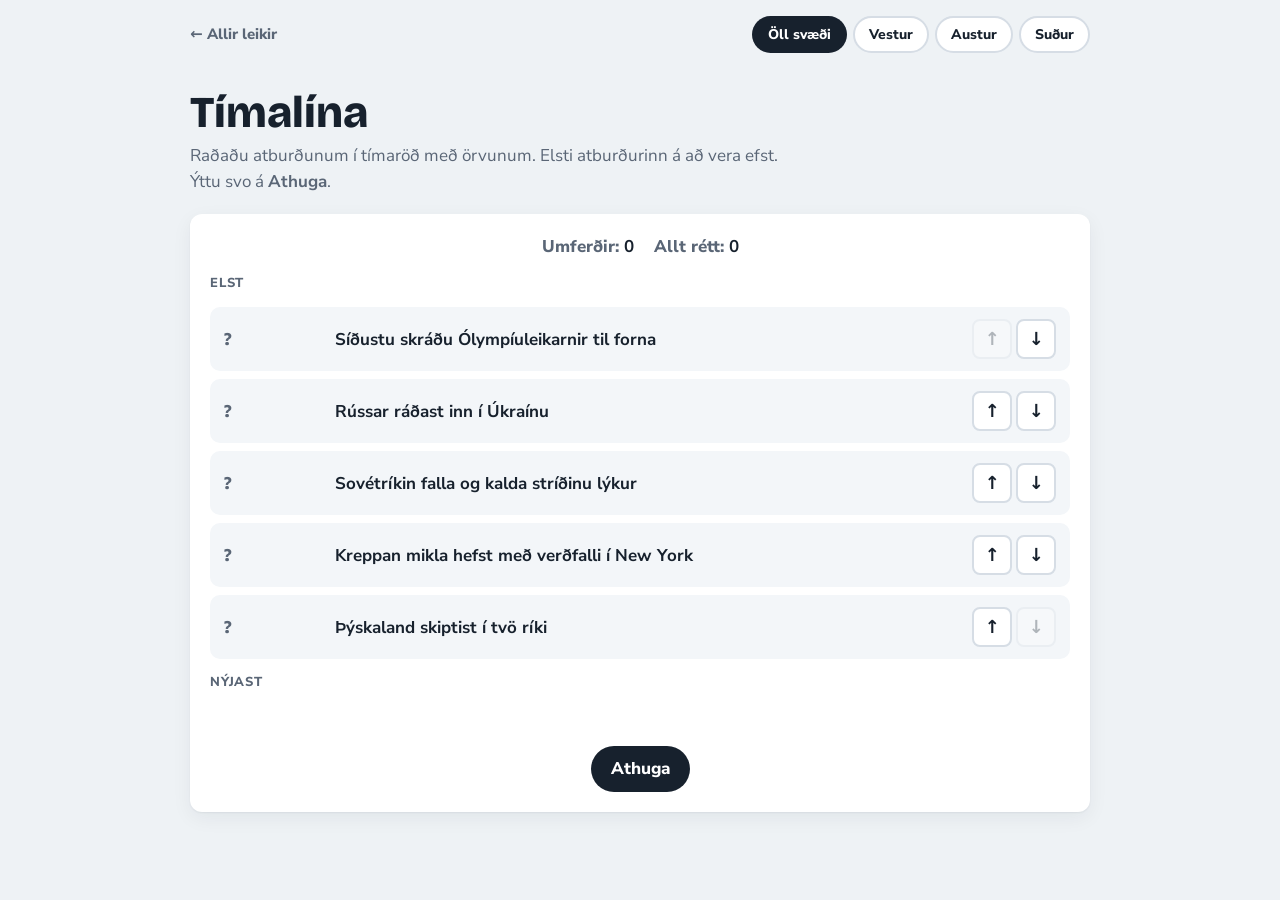
<file: timalina.html>
<!doctype html>
<html lang="is">
<head>
<meta charset="utf-8">
<meta name="viewport" content="width=device-width, initial-scale=1">
<title>Tímalína · Evrópuleikir</title>
<link rel="stylesheet" href="still.css">
<style>
.atburdir{list-style:none;margin:0;padding:0;display:flex;flex-direction:column;gap:8px}
.atburdur{display:grid;grid-template-columns:auto 1fr auto;gap:12px;align-items:center;background:#f3f6f9;border:2px solid transparent;border-radius:10px;padding:10px 12px}
.atburdur .ar{font-family:var(--display);font-weight:800;font-size:18px;min-width:5.5em;color:var(--muted);font-variant-numeric:tabular-nums}
.atburdur .texti{font-weight:700}
.faerslur{display:flex;gap:4px}
.faerslur button{width:40px;height:40px;border-radius:8px;border:2px solid var(--line);background:var(--card);font-size:18px;font-weight:800;cursor:pointer}
.faerslur button:disabled{opacity:.3;cursor:default}
.atburdur.rett{border-color:var(--rett);background:var(--rett-bg)}
.atburdur.rangt{border-color:var(--rangt);background:var(--rangt-bg)}
.atburdur.rett .ar{color:var(--rett)} .atburdur.rangt .ar{color:var(--rangt)}
.endar{display:flex;justify-content:space-between;font-size:13px;font-weight:800;letter-spacing:.06em;text-transform:uppercase;color:var(--muted)}
@media (max-width:480px){.atburdur{grid-template-columns:1fr auto}.atburdur .ar{grid-column:1 / -1;min-width:0}}
</style>
</head>
<body>
<div class="wrap">
  <header class="haus"><a class="heim" href="index.html">← Allir leikir</a><nav class="svaedaval" id="svaedaval" aria-label="Svæði"></nav></header>
  <div class="leikhaus">
    <h1>Tímalína</h1>
    <p>Raðaðu atburðunum í tímaröð með örvunum. Elsti atburðurinn á að vera efst. Ýttu svo á <b>Athuga</b>.</p>
  </div>
  <section class="spjald" style="display:flex;flex-direction:column;gap:14px">
    <div class="stada" id="stada"></div>
    <div class="endar"><span>Elst</span></div>
    <ol class="atburdir" id="atburdir"></ol>
    <div class="endar"><span>Nýjast</span></div>
    <p class="skilabod" id="skilabod" aria-live="polite"></p>
    <div class="takkar">
      <button class="takki" id="athuga" type="button">Athuga</button>
      <button class="takki fela" id="nyr" type="button">Nýir atburðir</button>
    </div>
  </section>
</div>
<script src="gogn.js"></script>
<script src="sameiginlegt.js"></script>
<script>
const $ = id => document.getElementById(id);
const FJOLDI = 5;
let rod, buid;

function arTexti(a) { return a < 0 ? Math.abs(a) + " f.Kr." : String(a); }

function nyrLeikur() {
  const valin = [], ar = new Set();
  for (const a of stokka(ATBURDIR.filter(iSvaedi))) {
    if (ar.has(a.ar)) continue;
    ar.add(a.ar); valin.push(a);
    if (valin.length === FJOLDI) break;
  }
  rod = valin; buid = false;
  // tryggja að upphafsröðin sé ekki rétt
  while (rod.every((a, i) => i === 0 || rod[i - 1].ar < a.ar)) rod = stokka(rod);
  $("skilabod").textContent = ""; $("skilabod").className = "skilabod";
  $("athuga").classList.remove("fela"); $("nyr").classList.add("fela");
  teikna(); synaStodu();
}

function teikna(nidurstada) {
  $("atburdir").innerHTML = rod.map((a, i) => `
    <li class="atburdur ${nidurstada ? nidurstada[i] : ""}">
      <span class="ar">${buid ? arTexti(a.ar) : "?"}</span>
      <span class="texti">${a.texti}</span>
      <span class="faerslur">
        <button type="button" data-i="${i}" data-d="-1" aria-label="Færa upp" ${i === 0 || buid ? "disabled" : ""}>↑</button>
        <button type="button" data-i="${i}" data-d="1" aria-label="Færa niður" ${i === rod.length - 1 || buid ? "disabled" : ""}>↓</button>
      </span>
    </li>`).join("");
}

function synaStodu() {
  const s = GEYMSLA.lesa("timalina", { umferdir: 0, fullkomnar: 0 });
  $("stada").innerHTML = `<span>Umferðir: <b>${s.umferdir}</b></span><span>Allt rétt: <b>${s.fullkomnar}</b></span>`;
}

$("atburdir").addEventListener("click", e => {
  const b = e.target.closest("button"); if (!b || buid) return;
  const i = +b.dataset.i, j = i + +b.dataset.d;
  [rod[i], rod[j]] = [rod[j], rod[i]];
  teikna();
  const ny = $("atburdir").querySelectorAll(".faerslur")[j].querySelector(`[data-d="${b.dataset.d}"]`);
  if (ny && !ny.disabled) ny.focus();
});

$("athuga").onclick = () => {
  buid = true;
  const rett = rod.slice().sort((a, b) => a.ar - b.ar);
  const nid = rod.map((a, i) => a === rett[i] ? "rett" : "rangt");
  const fjoldi = nid.filter(x => x === "rett").length;
  const s = GEYMSLA.lesa("timalina", { umferdir: 0, fullkomnar: 0 });
  s.umferdir++; if (fjoldi === FJOLDI) s.fullkomnar++;
  GEYMSLA.skrifa("timalina", s);
  teikna(nid);
  const m = $("skilabod");
  m.textContent = fjoldi === FJOLDI ? "Allt rétt!" : `${fjoldi} af ${FJOLDI} á réttum stað. Rétt röð: ` + rett.map(a => arTexti(a.ar)).join(" → ");
  m.className = "skilabod " + (fjoldi === FJOLDI ? "rett" : "rangt");
  $("athuga").classList.add("fela"); $("nyr").classList.remove("fela");
  synaStodu();
};
$("nyr").onclick = nyrLeikur;

setjaSvaedaval(nyrLeikur);
nyrLeikur();
</script>
</body>
</html>
</file>
<file: still.css>
@import url("https://fonts.googleapis.com/css2?family=Bricolage+Grotesque:opsz,wght@12..96,600;12..96,800&family=Nunito+Sans:opsz,wght@6..12,400;6..12,600;6..12,800&display=swap");

:root{
  --bg:#eef2f5; --card:#ffffff; --ink:#17212d; --muted:#5a6676; --line:#d6dde5;
  --vestur:#2f5fb3; --austur:#b5402f; --sudur:#c9821a; --allt:#17212d;
  --rett:#2e8b57; --rangt:#c0392b; --rett-bg:#e3f3ea; --rangt-bg:#f9e4e1;
  --g1:#f2d24b; --g2:#94c973; --g3:#93b6ea; --g4:#bf98e0;
  --display:"Bricolage Grotesque",system-ui,sans-serif;
  --body:"Nunito Sans",system-ui,sans-serif;
  --r:12px;
}
*{box-sizing:border-box}
html,body{margin:0}
body{background:var(--bg);color:var(--ink);font:17px/1.5 var(--body);padding-inline:16px;padding-block:0 48px;min-height:100vh}
h1,h2,h3{font-family:var(--display);line-height:1.1;margin:0;text-wrap:balance}
p{margin:0}
button{font:inherit;color:inherit}
a{color:inherit}
.wrap{max-width:900px;margin:0 auto;display:flex;flex-direction:column;gap:20px}

/* --- haus --- */
.haus{display:flex;flex-wrap:wrap;align-items:center;justify-content:space-between;gap:12px;padding-block:16px}
.heim{display:inline-flex;align-items:center;gap:8px;text-decoration:none;font-weight:800;font-size:15px;color:var(--muted)}
.heim:hover{color:var(--ink)}
.svaedaval{display:flex;flex-wrap:wrap;gap:6px}
.svaedaval button{border:2px solid var(--line);background:var(--card);border-radius:999px;padding:6px 14px;font-weight:800;font-size:14px;cursor:pointer}
.svaedaval button[aria-pressed="true"]{color:#fff;border-color:transparent}
.svaedaval button[data-s="allt"][aria-pressed="true"]{background:var(--allt)}
.svaedaval button[data-s="vestur"][aria-pressed="true"]{background:var(--vestur)}
.svaedaval button[data-s="austur"][aria-pressed="true"]{background:var(--austur)}
.svaedaval button[data-s="sudur"][aria-pressed="true"]{background:var(--sudur)}

.leikhaus{display:flex;flex-direction:column;gap:6px}
.leikhaus h1{font-size:clamp(30px,6vw,44px);font-weight:800}
.leikhaus p{color:var(--muted);max-width:60ch}

/* --- almennt --- */
.spjald{background:var(--card);border-radius:var(--r);padding:20px;box-shadow:0 1px 2px rgba(20,30,45,.06),0 6px 20px rgba(20,30,45,.06)}
.takki{border:0;border-radius:999px;padding:10px 20px;font-weight:800;cursor:pointer;background:var(--ink);color:#fff}
.takki.ljos{background:var(--card);color:var(--ink);border:2px solid var(--line)}
.takki:disabled{opacity:.4;cursor:default}
.takkar{display:flex;flex-wrap:wrap;gap:10px;justify-content:center}
button:focus-visible,a:focus-visible{outline:3px solid var(--vestur);outline-offset:2px}
.stada{display:flex;flex-wrap:wrap;gap:8px 20px;justify-content:center;font-weight:800;color:var(--muted);font-variant-numeric:tabular-nums}
.stada b{color:var(--ink)}
.skilabod{text-align:center;font-weight:800;min-height:1.5em}
.skilabod.rett{color:var(--rett)}
.skilabod.rangt{color:var(--rangt)}
.merki{display:inline-block;font-size:12px;font-weight:800;letter-spacing:.08em;text-transform:uppercase;color:#fff;padding:2px 10px;border-radius:999px}
.merki.vestur{background:var(--vestur)} .merki.austur{background:var(--austur)} .merki.sudur{background:var(--sudur)}
.fela{display:none!important}

/* --- forsíða --- */
.forsida-haus{padding-block:28px 8px;display:flex;flex-direction:column;gap:10px}
.forsida-haus h1{font-size:clamp(40px,9vw,72px);font-weight:800;letter-spacing:-.02em}
.forsida-haus p{color:var(--muted);max-width:55ch;font-size:18px}
.leikir{display:grid;grid-template-columns:repeat(auto-fill,minmax(250px,1fr));gap:14px}
.leikur{display:flex;flex-direction:column;gap:6px;text-decoration:none;background:var(--card);border-radius:var(--r);padding:18px;border:2px solid transparent;box-shadow:0 1px 2px rgba(20,30,45,.06);transition:transform .15s,border-color .15s}
.leikur:hover{transform:translateY(-2px);border-color:var(--ink)}
.leikur h2{font-size:22px}
.leikur p{color:var(--muted);font-size:15px}
.leikur .tegund{font-size:12px;font-weight:800;letter-spacing:.08em;text-transform:uppercase;color:var(--muted)}
.fotur{color:var(--muted);font-size:14px;text-align:center}

@media (prefers-reduced-motion:reduce){*{transition:none!important;animation:none!important}}
</file>
